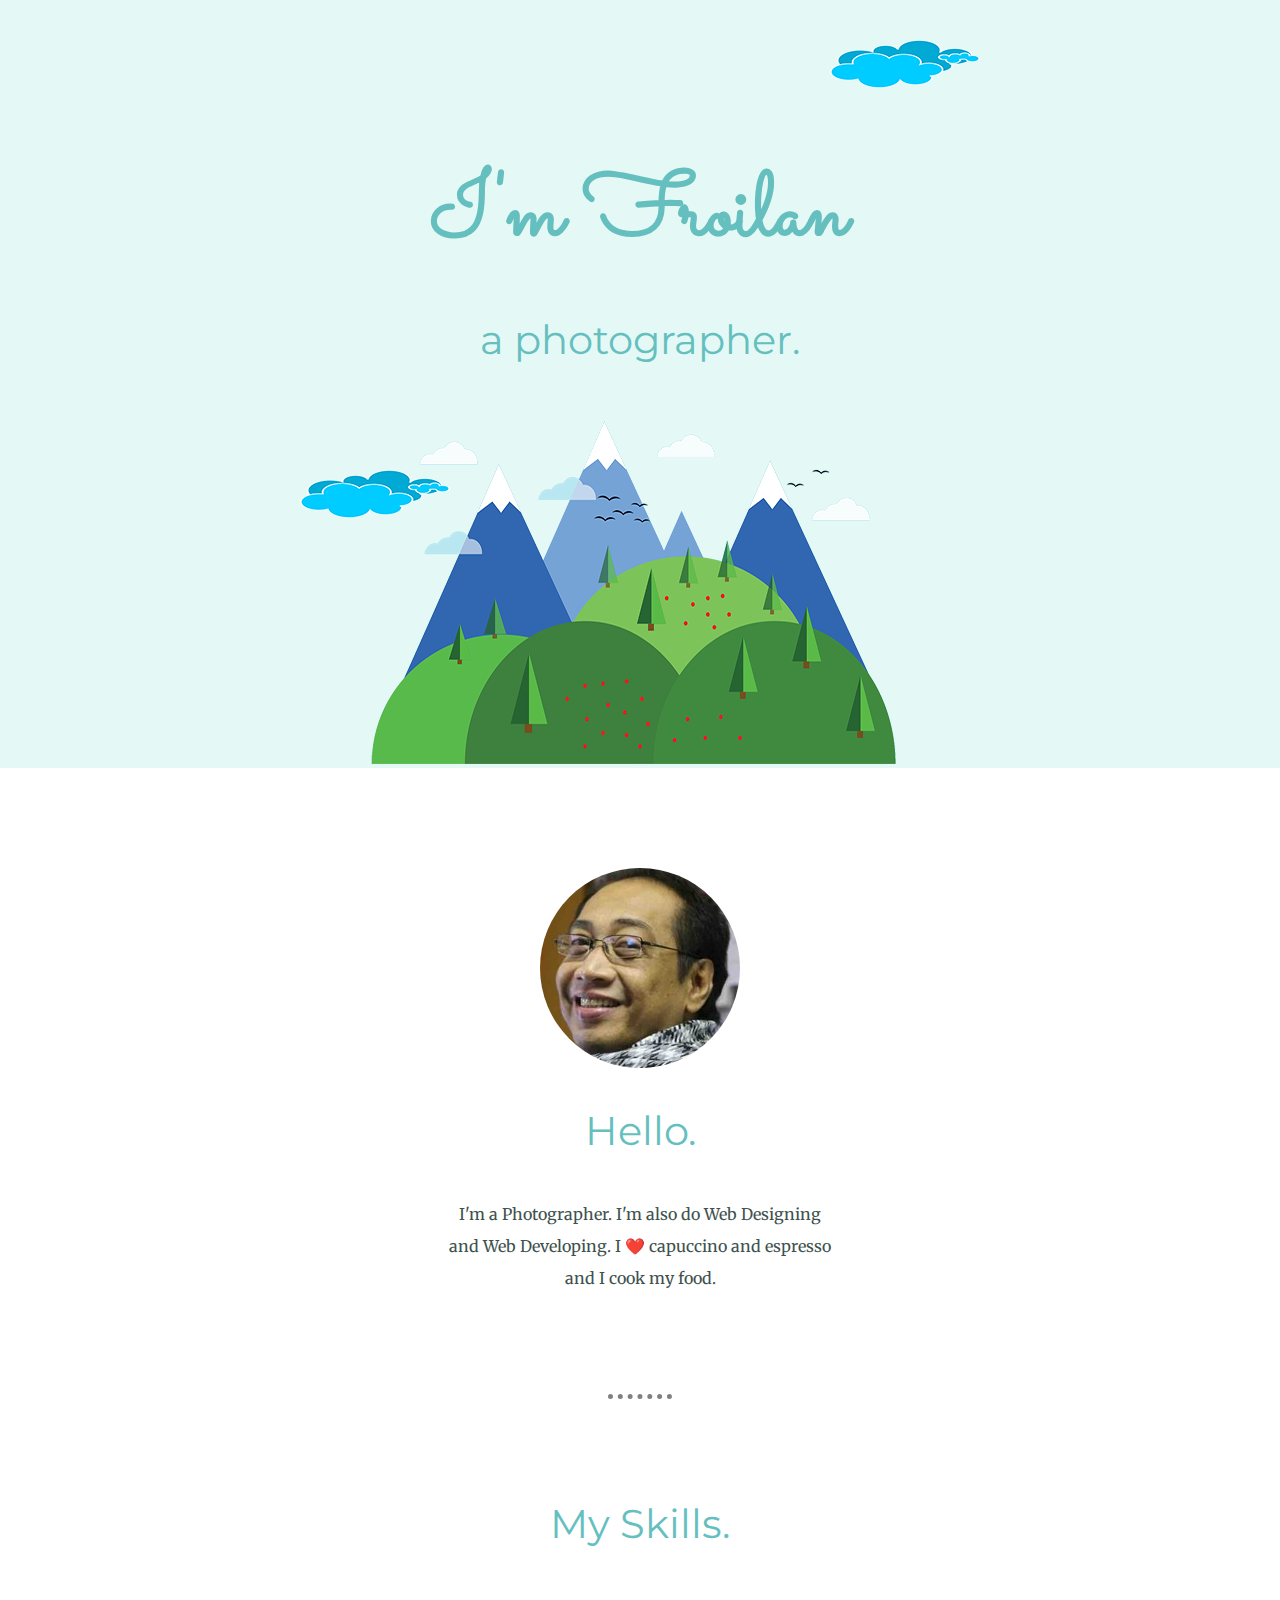
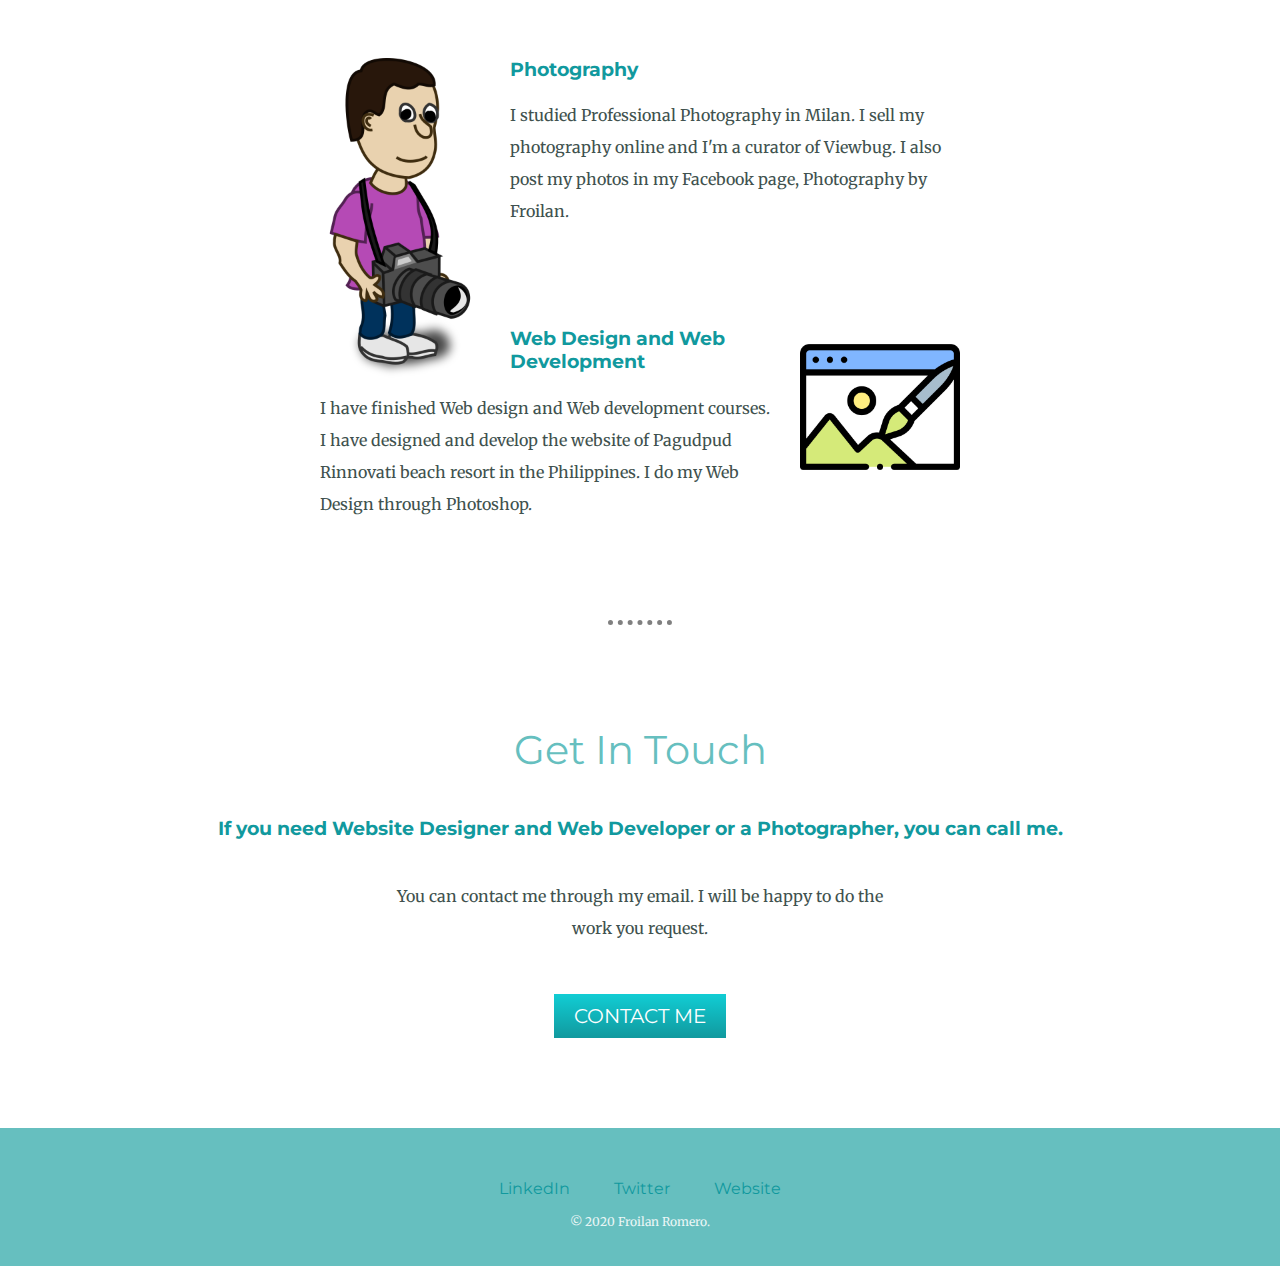
<file: index.html>
<!DOCTYPE html>
<html lang="en" dir="ltr">

<head>
  <meta charset="utf-8">
  <title>Froilan Romero</title>
  <link rel="stylesheet" href="css/styles.css">
  <link href="https://fonts.googleapis.com/css?family=Merriweather|Montserrat|Sacramento&display=swap" rel="stylesheet">
  <link rel="shortcut icon" href="favicon.ico">
</head>

<body>
  <div class="top-container">
    <img class="top-cloud" src="images/cloud.png" alt="cloud-img">
    <h1>I'm Froilan</h1>
    <p><h2>a photographer.</h2></p>
    <img class="bottom-cloud" src="images/cloud.png" alt="cloud-img">
    <img class="mountain" src="images/mountain.png" alt="mountain-img">
  </div>

  <div class="middle-container">
    <div class="profile">
      <img class="profile-image" src="images/froilan.jpeg" alt="froilan-img">
      <h2>Hello.</h2>
      <p class="intro">I'm a Photographer. I'm also do Web Designing and Web Developing.  I ❤️ capuccino and espresso and I cook my food.</p>
    </div>
    <hr>
    <div class="skills">
      <h2>My Skills.</h2>
      <div class="skill-row">
        <img class="camera-img" src="images/camera.png" alt="computer-img">
        <h3>Photography</h3>
        <p >I studied Professional Photography in Milan. I sell my photography online and I'm a curator of Viewbug.  I also post my photos in my Facebook page, Photography by Froilan.</p>
      </div>
      <div class="skill-row">
        <img class="design-img" src="images/design.png" alt="design-img">
        <h3>Web Design and Web Development</h3>
        <p >I have finished Web design and Web development courses. I have designed and develop the website of Pagudpud Rinnovati beach resort in the Philippines.  I do my Web Design through Photoshop.</p>
      </div>
    </div>
    <hr>
    <div class="contact-me">
      <h2>Get In Touch</h2>
      <h3>If you need Website Designer and Web Developer or a Photographer, you can call me.</h3>
      <p class="contact-message">You can contact me through my email. I will be happy to do the work you request.</p>
      <a class="btn" href="mailto:landeva@yahoo.com">CONTACT ME</a>
    </div>
  </div>


  <div class="bottom-container">
    <a class="footer-link" href="https://www.linkedin.com/">LinkedIn</a>
    <a class="footer-link" href="https://twitter.com/">Twitter</a>
    <a class="footer-link" href="https://froi0101.github.io/bi/">Website</a>
    <p class="copyright">© 2020 Froilan Romero.</p>
  </div>

</body>

</html>
</file>
<file: css/styles.css>
body {

  color: #40514E;
  margin: 0;
  text-align: center;
  font-family: 'Merriweather', serif;
}

h1 {
  margin: 50px auto 0 auto;
  font-family: 'Sacramento', cursive;
  font-size: 5.625rem;
  color: #66BFBF;
}

h2 {
  font-family: 'Montserrat', sans-serif;
  font-size: 2.5rem;
  color: #66BFBF;
  font-weight: normal;
  padding-bottom: 10px;
}

h3 {
  font-family: 'Montserrat', sans-serif;
  color: #11999E;
}
hr {
    border-style: none;
    border-top-style: dotted;
    border-color: grey;
    border-width: 5px;
    width: 5%;
    margin: 100px auto 100px auto;
  }

p{
  line-height: 2;
}

a {
  color: #11999E;
  font-family: 'Montserrat', sans-serif;
  margin: 10px 20px;
  text-decoration: none;
}

a:hover {
  color: #eaf6f6;
}

.copyright{
  color:#eaf6f6;
  font-size: .75rem;
}
.pro {
  text-decoration: underline;
}

.intro {
  width: 30%;
  margin:auto;
}

.top-container {
  background-color: #E4F9F5;
  position: relative;
  padding-top: 100px;
}

.middle-container {
  margin: 100px 0;

}

.bottom-container {
  background-color: #66BFBF;
  padding: 50px 0 20px;

}

.top-cloud {
  position: absolute;
  right: 300px;
  top: 40px;
}

.bottom-cloud {
  position: absolute;
  left: 300px;
  bottom: 250px;
}

.skill-row {
  width: 50%;
  margin: 100px auto 100px auto;
  text-align: left;

}

.profile-image{
  border-radius: 100%;
}

.camera-img {
  float: left;
  width: 25%;
  margin-right: 30px;
}

.design-img {
  width: 25%;
  float: right;
  margin-left: 30px;
}

.contact-message{
  width: 40%;
  margin: 40px auto 60px;
}
.btn{
  background: #11cdd4;
  background-image: -webkit-linear-gradient(top, #11cdd4, #11999e);
  background-image: -moz-linear-gradient(top, #11cdd4, #11999e);
  background-image: -ms-linear-gradient(top, #11cdd4, #11999e);
  background-image: -o-linear-gradient(top, #11cdd4, #11999e);
  background-image: linear-gradient(top, #11cdd4, #11999e);
  -webkit-border-radius: 8;
  -moz-border-radius:8;
  font-family: 'Montserrat', sans-serif;
  color: #ffffff;
  font-size: 20px;
  padding: 10px 20px 10px 20px;
  text-decoration: none;
}

.btn:hover{
  background: #30e3cb;
  background-image: -webkit-linear-gradient(top, #30e3cb, #2bc4ad);
  background-image: -moz-linear-gradient(top, #30e3cb, #2bc4ad);
  background-image: -ms-linear-gradient(top, #30e3cb, #2bc4ad);
  background-image: -o-linear-gradient(top, #30e3cb, #2bc4ad);
  background-image: linear-gradient(top, #30e3cb, #2bc4ad);
}
</file>
